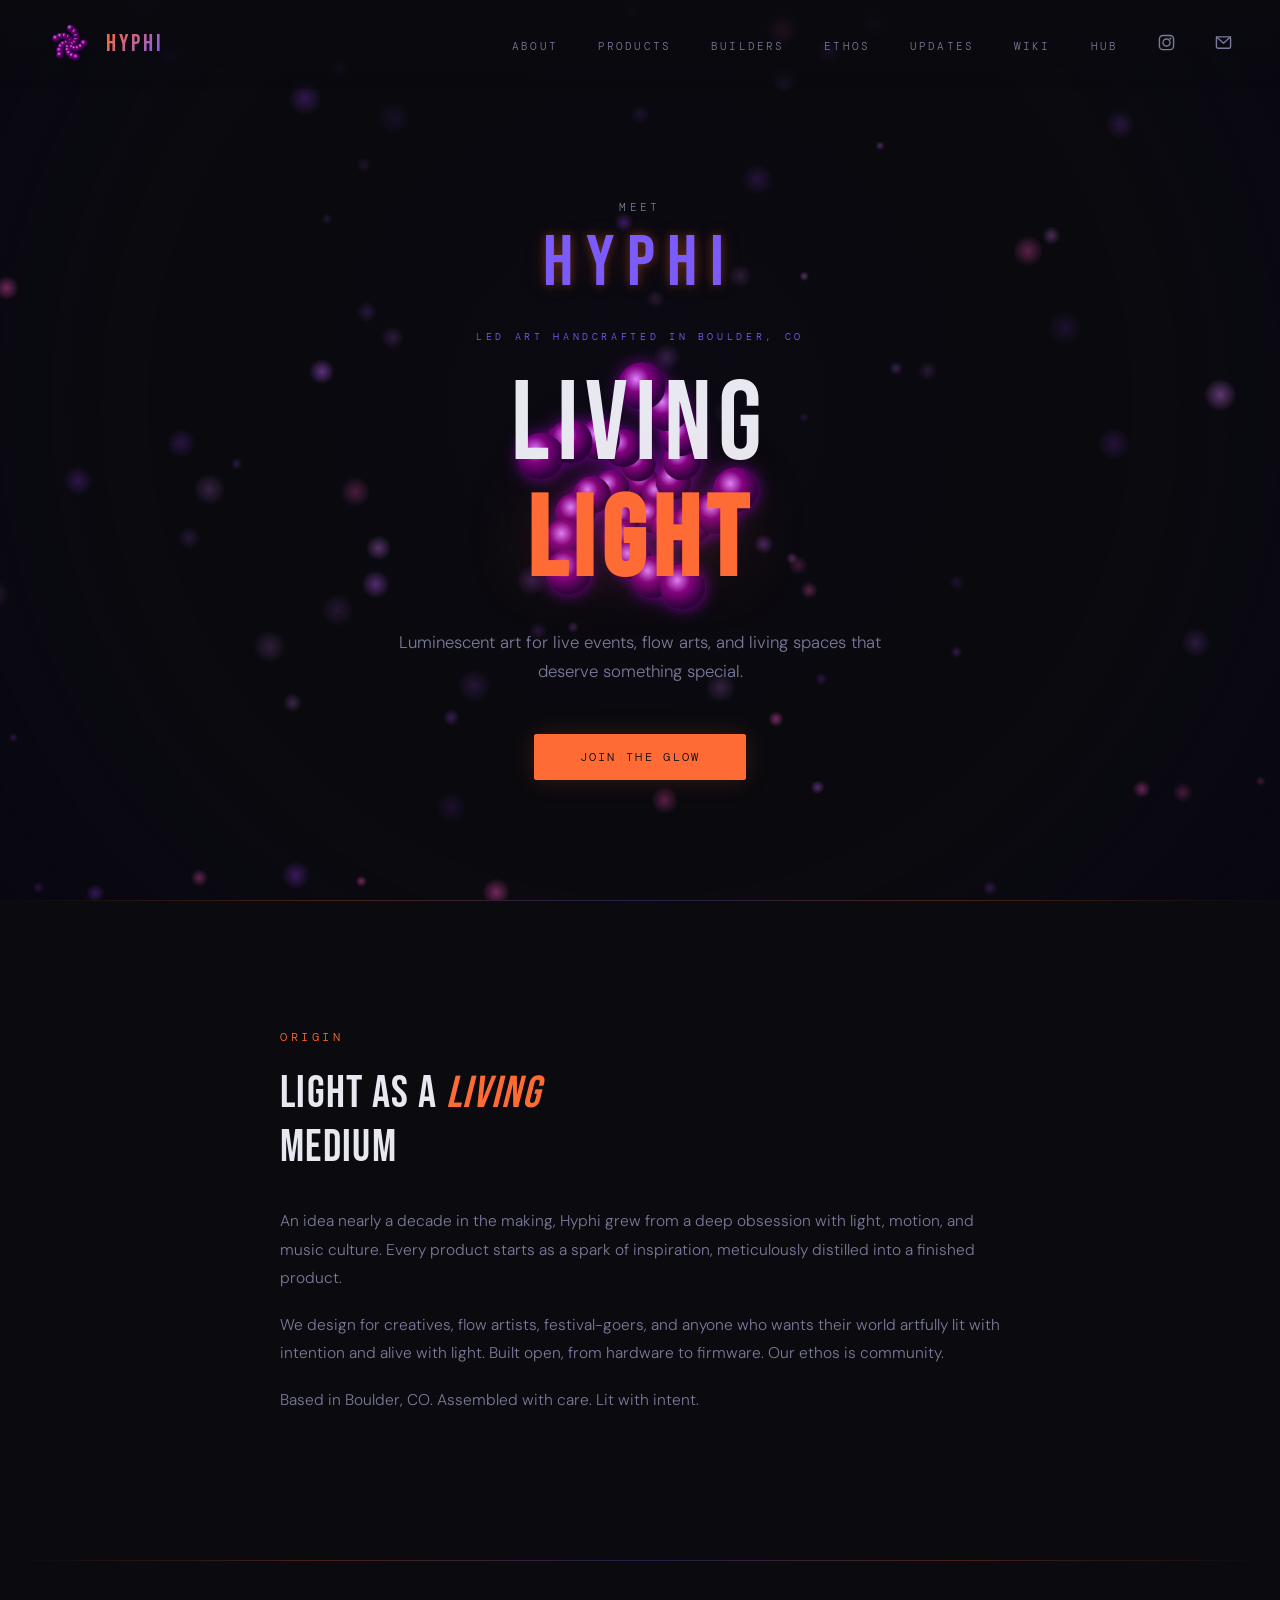
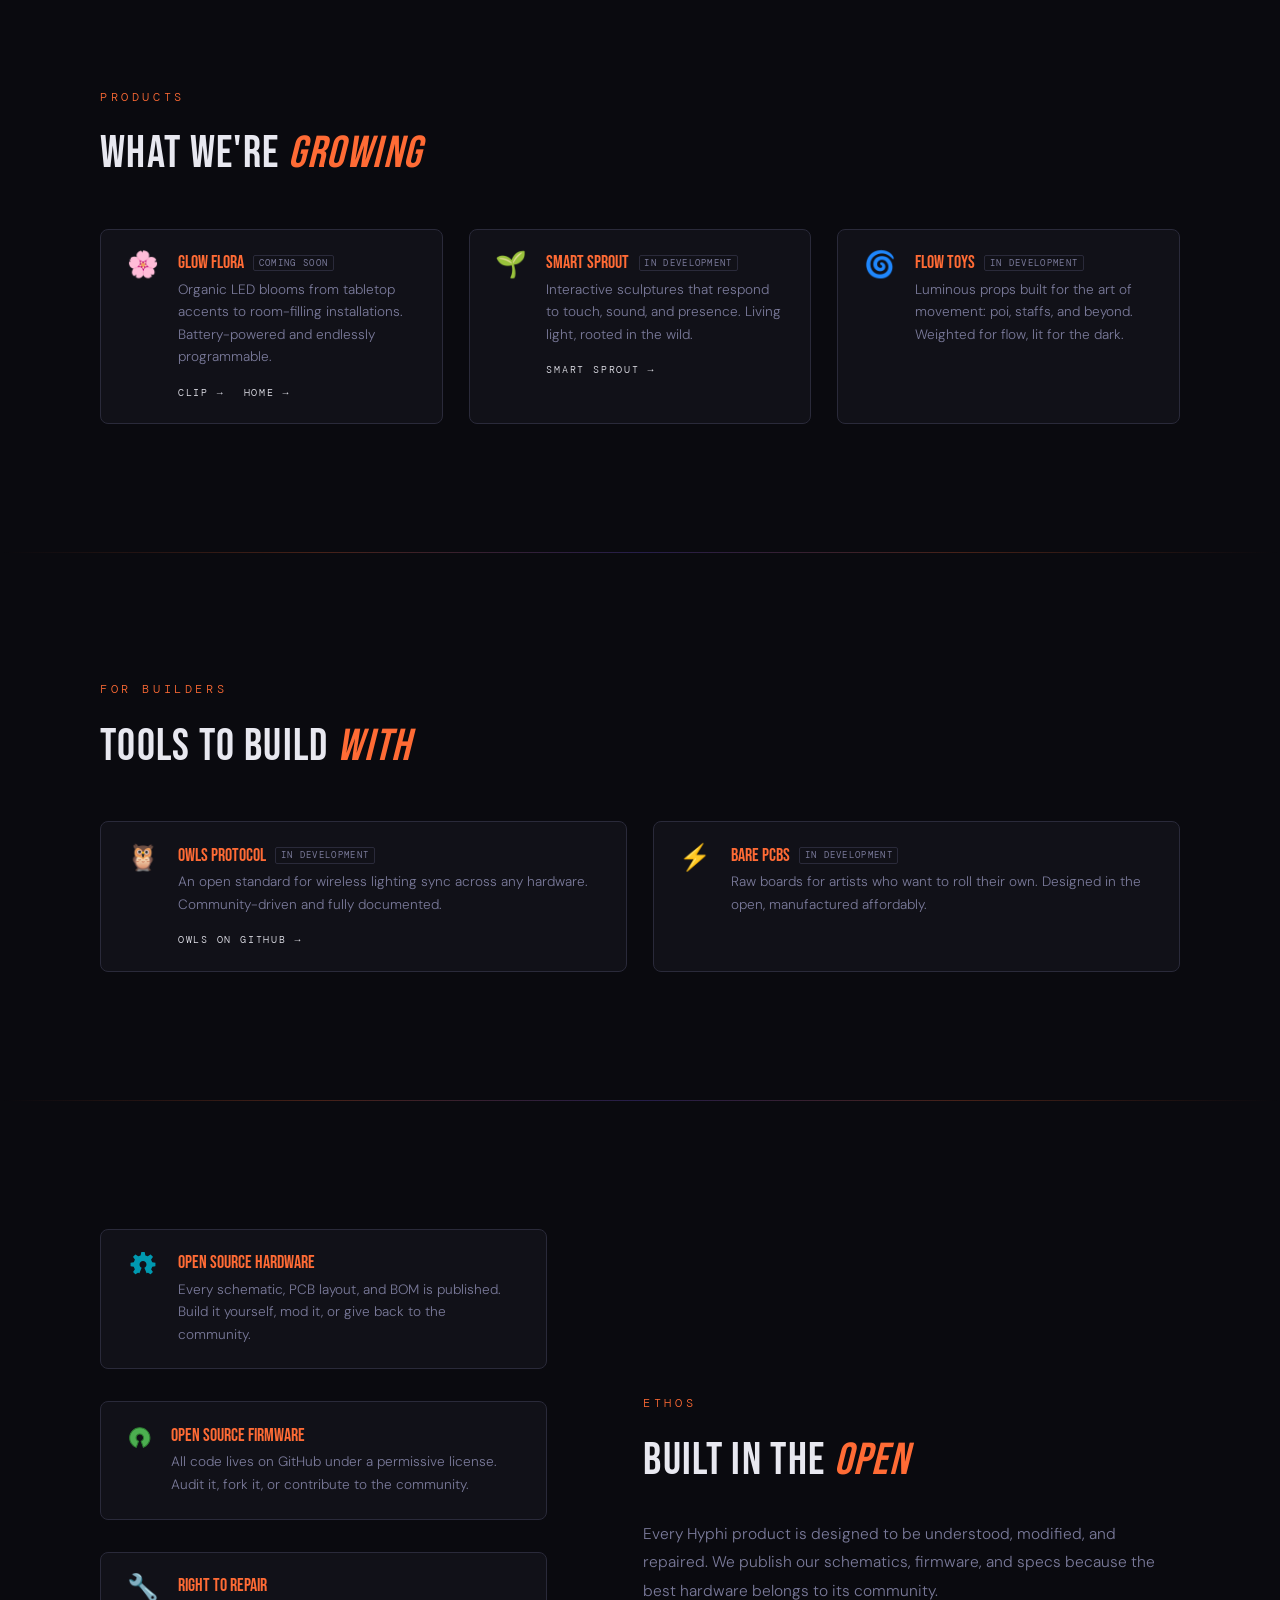
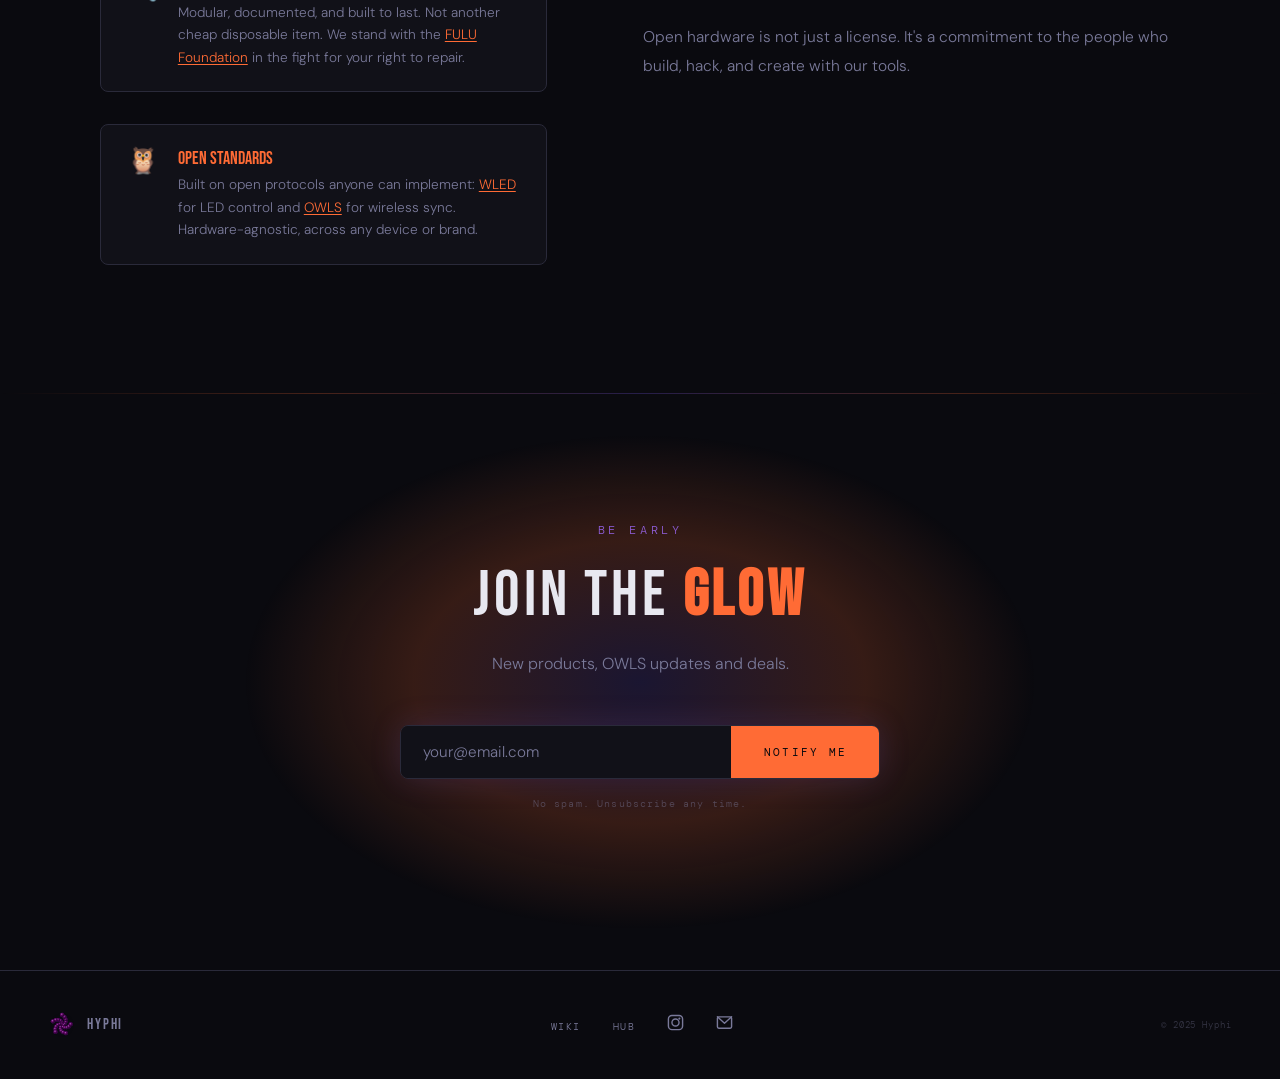
<file: index.html>
<!DOCTYPE html>
<html lang="en">
<head>
  <!-- Google tag (gtag.js) -->
  <script async src="https://www.googletagmanager.com/gtag/js?id=G-E33048QPGB"></script>
  <script>
    window.dataLayer = window.dataLayer || [];
    function gtag(){dataLayer.push(arguments);}
    gtag('js', new Date());

    gtag('config', 'G-E33048QPGB');
  </script>
  <meta charset="UTF-8" />
  <meta name="viewport" content="width=device-width, initial-scale=1.0" />
  <title>Hyphi - Living Light</title>
  <link rel="icon" type="image/x-icon" href="favicon.ico">
  <link rel="icon" type="image/png" sizes="32x32" href="favicon-32x32.png">
  <link rel="icon" type="image/png" sizes="16x16" href="favicon-16x16.png">
  <link rel="apple-touch-icon" href="apple-touch-icon.png">
  <link rel="manifest" href="site.webmanifest">
  <link rel="preconnect" href="https://fonts.googleapis.com">
  <link rel="preconnect" href="https://fonts.gstatic.com" crossorigin />
  <link href="https://fonts.googleapis.com/css2?family=DM+Mono:wght@300;400;500&family=Bebas+Neue&family=DM+Sans:wght@300;400;500&display=swap" rel="stylesheet">
  <style>
    *, *::before, *::after { box-sizing: border-box; margin: 0; padding: 0; }

    :root {
      --bg:        #0a0a0f;
      --surface:   #111118;
      --panel:     #16161f;
      --border:    #2a2a3a;
      --muted:     #3a3a50;
      --text:      #e8e8f0;
      --sub:       #7a7a9a;
      --accent:    #ff6b35;
      --accent2:   #7b5cfa;
      --glow:      rgba(255,107,53,0.18);
      --glow2:     rgba(123,92,250,0.15);
      --connected: #3dffc0;
      --r:         8px;
      /* legacy aliases */
      --ink:   #0a0a0f;
      --white: #e8e8f0;
      --pink:  #ff6b35;
      --magenta: #7b5cfa;
      --rose:  #ff6b35;
    }

    html { scroll-behavior: smooth; overflow-x: hidden; }

    body {
      background: var(--bg);
      color: var(--text);
      font-family: 'DM Sans', sans-serif;
      font-size: 16px;
      font-weight: 300;
      overflow-x: hidden;
    }

    /* ── CANVAS ── */
    #bg {
      position: fixed;
      inset: 0;
      z-index: 0;
      pointer-events: none;
    }

    /* ── NAV ── */
    nav {
      position: fixed;
      top: 0; left: 0; right: 0;
      z-index: 100;
      display: flex;
      align-items: center;
      justify-content: space-between;
      padding: 1.4rem 3rem;
      background: linear-gradient(to bottom, rgba(10,10,15,0.95), transparent);
      backdrop-filter: blur(4px);
    }

    .nav-logo {
      display: flex;
      align-items: center;
      gap: .9rem;
      text-decoration: none;
    }

    .nav-wordmark {
      font-family: 'Bebas Neue', sans-serif;
      font-size: 1.5rem;
      letter-spacing: .12em;
      text-transform: uppercase;
      background: linear-gradient(135deg, var(--accent), var(--accent2));
      -webkit-background-clip: text;
      -webkit-text-fill-color: transparent;
      background-clip: text;
      line-height: 1;
    }

    .nav-links {
      display: flex;
      gap: 2.5rem;
      list-style: none;
    }

    .nav-links a {
      font-family: 'DM Mono', monospace;
      font-size: .67rem;
      letter-spacing: .2em;
      text-transform: uppercase;
      color: var(--sub);
      text-decoration: none;
      transition: color .3s;
    }

    .nav-links a:hover { color: var(--accent); }

    /* ── HERO ── */
    .hero {
      position: relative;
      z-index: 1;
      height: 100vh;
      max-height: 100vh;
      overflow: hidden;
      display: flex;
      flex-direction: column;
      align-items: center;
      justify-content: center;
      text-align: center;
      padding: 8rem 2rem 3rem;
    }

    .hero-title-wrap {
      position: relative;
      z-index: 1;
      display: flex;
      align-items: center;
      justify-content: center;
    }

    .hero-orb {
      position: absolute;
      width: 306px;
      height: 306px;
      top: 50%;
      left: 50%;
      margin-top: -153px;
      margin-left: -153px;
      z-index: 0;
      opacity: 0;
      animation: fadeIn 1.2s ease forwards .2s;
    }

    .hero-meet {
      position: relative;
      z-index: 1;
      font-family: 'DM Mono', monospace;
      font-size: .7rem;
      letter-spacing: .3em;
      text-transform: uppercase;
      color: var(--sub);
      margin-bottom: .4rem;
      opacity: 0;
      animation: fadeUp .9s ease forwards .3s;
    }

    .hero-wordmark {
      position: relative;
      z-index: 1;
      font-family: 'Bebas Neue', sans-serif;
      font-size: 4.5rem;
      letter-spacing: .18em;
      text-transform: uppercase;
      color: var(--accent2);
      text-shadow: 0 0 10px rgba(255, 107, 53, 0.35), 0 0 22px rgba(255, 107, 53, 0.15);
      margin-bottom: 1.4rem;
      opacity: 0;
      animation: fadeUp .9s ease forwards .35s;
    }

    .hero-eyebrow {
      position: relative;
      z-index: 1;
      font-family: 'DM Mono', monospace;
      font-size: .65rem;
      letter-spacing: .35em;
      text-transform: uppercase;
      color: var(--accent2);
      margin-bottom: 1.5rem;
      opacity: 0;
      animation: fadeUp .8s ease forwards .5s;
    }

    .hero-title {
      position: relative;
      z-index: 2;
      font-family: 'Bebas Neue', sans-serif;
      font-size: clamp(3.2rem, 9vw, 7rem);
      font-weight: 400;
      line-height: 1.05;
      letter-spacing: .06em;
      text-transform: uppercase;
      margin-bottom: 1.6rem;
      opacity: 0;
      animation: fadeUp .9s ease forwards .7s;
    }

    .hero-title strong {
      color: var(--accent);
      filter: drop-shadow(0 0 30px var(--glow));
      display: block;
    }

    .hero-sub {
      position: relative;
      z-index: 1;
      max-width: 500px;
      font-size: 1.05rem;
      line-height: 1.75;
      color: var(--sub);
      margin-bottom: 3rem;
      font-family: 'DM Sans', sans-serif;
      opacity: 0;
      animation: fadeUp .9s ease forwards .9s;
    }

    .hero-cta {
      position: relative;
      z-index: 1;
      opacity: 0;
      animation: fadeUp .9s ease forwards 1.1s;
    }

    .btn-primary {
      display: inline-block;
      padding: .9rem 2.8rem;
      background: var(--accent);
      border: 1px solid var(--accent);
      color: var(--bg);
      font-family: 'DM Mono', monospace;
      font-size: .72rem;
      letter-spacing: .2em;
      text-transform: uppercase;
      text-decoration: none;
      border-radius: 2px;
      transition: all .35s;
      box-shadow: 0 0 24px var(--glow);
      cursor: pointer;
    }

    .btn-primary:hover {
      background: var(--accent);
      box-shadow: 0 0 48px var(--glow);
      transform: translateY(-2px);
      opacity: .88;
    }

    /* ── DIVIDER ── */
    .divider {
      position: relative;
      z-index: 1;
      height: 1px;
      background: linear-gradient(to right, transparent, var(--accent), var(--accent2), var(--accent), transparent);
      opacity: .25;
    }

    /* ── ABOUT ── */
    .about {
      position: relative;
      z-index: 1;
      padding: 8rem 2rem;
    }

    .about-inner {
      max-width: 1080px;
      margin: 0 auto;
      display: grid;
      grid-template-columns: 1.2fr 1fr;
      gap: 6rem;
      align-items: center;
    }

    .section-tag {
      font-family: 'DM Mono', monospace;
      font-size: .75rem;
      letter-spacing: .3em;
      text-transform: uppercase;
      color: var(--accent);
      margin-bottom: 1.4rem;
      display: block;
    }

    .about-heading {
      font-family: 'Bebas Neue', sans-serif;
      font-size: clamp(2rem, 3.5vw, 3rem);
      font-weight: 400;
      line-height: 1.2;
      margin-bottom: 2rem;
      letter-spacing: .03em;
    }

    .about-heading em {
      font-style: normal;
      color: var(--accent);
      color: var(--pink);
      font-style: italic;
    }

    .about-body p {
      font-size: .97rem;
      line-height: 1.85;
      color: var(--sub);
      margin-bottom: 1.1rem;
    }

    .origin-inner {
      max-width: 720px;
      margin: 0 auto;
    }

    /* ── PRODUCTS ── */
    .products {
      position: relative;
      z-index: 1;
      padding: 8rem 2rem;
    }

    .products-inner {
      max-width: 1080px;
      margin: 0 auto;
    }

    .products-head { max-width: 720px; margin-bottom: 3rem; }

    .products-grid {
      display: grid;
      grid-template-columns: repeat(2, 1fr);
      gap: 1.6rem;
    }

    .products-grid.three { grid-template-columns: repeat(3, 1fr); }

    .pillars-mini {
      display: flex;
      flex-direction: column;
      gap: 2rem;
    }

    .pillar-row {
      display: flex;
      align-items: flex-start;
      gap: 1.2rem;
      padding: 1.4rem 1.6rem;
      background: var(--surface);
      border: 1px solid var(--border);
      border-radius: var(--r);
      transition: border-color .3s, background .3s;
    }

    .pillar-row:hover {
      border-color: var(--accent);
      background: var(--panel);
    }

    .pillar-icon {
      font-size: 1.6rem;
      line-height: 1;
      flex-shrink: 0;
    }

    .pillar-text h3 {
      font-family: 'Bebas Neue', sans-serif;
      font-size: 1.1rem;
      font-weight: 400;
      margin-bottom: .35rem;
      color: var(--accent);
      display: flex;
      align-items: center;
      gap: .6rem;
      flex-wrap: wrap;
    }

    .badge-soon {
      font-family: 'DM Mono', monospace;
      font-size: .55rem;
      letter-spacing: .15em;
      text-transform: uppercase;
      color: var(--sub);
      border: 1px solid var(--border);
      border-radius: 2px;
      padding: .15em .5em;
    }

    .pillar-text p {
      font-size: .85rem;
      line-height: 1.65;
      color: var(--sub);
    }

    .pillar-text p a {
      color: var(--accent);
      text-decoration: underline;
      text-underline-offset: 2px;
    }

    .pillar-links {
      display: flex;
      flex-wrap: wrap;
      gap: 1.2rem;
      margin-top: .7rem;
      list-style: none;
    }

    .pillar-links a {
      font-family: 'DM Mono', monospace;
      font-size: .62rem;
      letter-spacing: .18em;
      text-transform: uppercase;
      color: var(--text);
      text-decoration: none;
      transition: color .3s;
    }

    .pillar-links a:hover { color: var(--accent); }

    /* ── OPEN SOURCE ── */
    .open-source {
      position: relative;
      z-index: 1;
      padding: 8rem 2rem;
    }

    .open-source-inner {
      max-width: 1080px;
      margin: 0 auto;
      display: grid;
      grid-template-columns: 1fr 1.2fr;
      gap: 6rem;
      align-items: center;
    }

    /* ── SIGNUP ── */
    .signup {
      position: relative;
      z-index: 1;
      padding: 8rem 2rem 10rem;
      text-align: center;
    }

    .signup-bloom {
      position: absolute;
      top: 50%;
      left: 50%;
      transform: translate(-50%, -50%);
      width: 800px;
      height: 500px;
      background: radial-gradient(ellipse, var(--glow2) 0%, var(--glow) 40%, transparent 70%);
      pointer-events: none;
      border-radius: 50%;
    }

    .signup-tag {
      font-family: 'DM Mono', monospace;
      font-size: .75rem;
      letter-spacing: .3em;
      text-transform: uppercase;
      color: var(--accent2);
      margin-bottom: 1.2rem;
      display: block;
    }

    .signup-title {
      font-family: 'Bebas Neue', sans-serif;
      font-size: clamp(2.2rem, 5vw, 4rem);
      font-weight: 400;
      letter-spacing: .06em;
      text-transform: uppercase;
      margin-bottom: 1rem;
    }

    .signup-title strong {
      color: var(--accent);
    }

    .signup-sub {
      max-width: 440px;
      margin: 0 auto 3rem;
      font-family: 'DM Sans', sans-serif;
      font-size: 1rem;
      line-height: 1.7;
      color: var(--sub);
    }

    /* Mailchimp form wrapper */
    #mc_embed_signup {
      background: transparent;
      max-width: 480px;
      margin: 0 auto;
    }

    .mc-field-group {
      display: flex;
      border: 1px solid var(--border);
      border-radius: var(--r);
      overflow: hidden;
      box-shadow: 0 0 32px var(--glow2);
      transition: box-shadow .3s;
    }

    .mc-field-group:focus-within {
      box-shadow: 0 0 48px var(--glow);
      border-color: var(--accent);
    }

    #mce-EMAIL {
      flex: 1;
      padding: 1rem 1.4rem;
      background: var(--surface);
      border: none;
      outline: none;
      color: var(--text);
      font-family: 'DM Sans', sans-serif;
      font-size: .95rem;
      font-weight: 300;
    }

    #mce-EMAIL::placeholder { color: var(--sub); }

    .button {
      padding: 1rem 2rem;
      background: var(--accent);
      border: none;
      border-left: 1px solid var(--accent);
      color: var(--bg);
      font-family: 'DM Mono', monospace;
      font-size: .7rem;
      letter-spacing: .2em;
      text-transform: uppercase;
      cursor: pointer;
      transition: opacity .3s;
      white-space: nowrap;
    }

    .button:hover { opacity: .85; }

    .signup-note {
      margin-top: 1.1rem;
      font-family: 'DM Mono', monospace;
      font-size: .6rem;
      letter-spacing: .12em;
      color: var(--sub);
      opacity: .5;
    }

    /* ── FOOTER ── */
    footer {
      position: relative;
      z-index: 1;
      padding: 2.5rem 3rem;
      border-top: 1px solid var(--border);
      display: flex;
      align-items: center;
      justify-content: space-between;
    }

    .footer-brand {
      display: flex;
      align-items: center;
      gap: .7rem;
    }


    .footer-wordmark {
      font-family: 'Bebas Neue', sans-serif;
      font-size: .95rem;
      letter-spacing: .12em;
      text-transform: uppercase;
      color: var(--sub);
    }

    .footer-links {
      display: flex;
      gap: 2rem;
      list-style: none;
    }

    .footer-links a {
      font-family: 'DM Mono', monospace;
      font-size: .6rem;
      letter-spacing: .15em;
      text-transform: uppercase;
      color: var(--sub);
      text-decoration: none;
      transition: color .3s;
    }

    .footer-links a:hover { color: var(--accent); }

    .footer-copy {
      font-family: 'DM Mono', monospace;
      font-size: .58rem;
      letter-spacing: .1em;
      color: var(--sub);
      opacity: .4;
    }

    /* ── KEYFRAMES ── */
    @keyframes fadeUp {
      from { opacity: 0; transform: translateY(20px); }
      to   { opacity: 1; transform: translateY(0); }
    }

    @keyframes fadeIn {
      from { opacity: 0; }
      to   { opacity: 1; }
    }

    @keyframes pulse {
      0%, 100% { opacity: .3; }
      50%       { opacity: 1; }
    }

    /* ── SCROLL REVEAL ── */
    .reveal {
      opacity: 0;
      transform: translateY(28px);
      transition: opacity .8s ease, transform .8s ease;
    }
    .reveal.visible {
      opacity: 1;
      transform: translateY(0);
    }

    /* ── RESPONSIVE ── */
    @media (max-width: 820px) {
      nav { padding: 1.1rem 1.5rem; }
      .nav-links { display: none; }
      .about-inner { grid-template-columns: 1fr; gap: 3rem; }
      .products-grid, .products-grid.three { grid-template-columns: 1fr; }
      .open-source-inner { grid-template-columns: 1fr; gap: 3rem; }
      .open-source-inner .about-body { order: -1; }
      .open-source-inner .pillars-mini { order: 1; }
      .hero { justify-content: flex-start; }
      .hero-wordmark { font-size: 3.2rem; }
      .hero-orb { width: 200px; height: 200px; margin-top: -100px; margin-left: -100px; }
      footer { flex-direction: column; gap: 1.2rem; text-align: center; }
      .mc-field-group { flex-direction: column; }
      .button { border-left: none; border-top: 1px solid var(--accent); }
    }
  </style>
</head>
<body>

<canvas id="bg"></canvas>

<!-- NAV -->
<nav>
  <a class="nav-logo" href="#">
    <svg xmlns="http://www.w3.org/2000/svg" viewBox="-82 -82 164 164" style="width:44px;height:44px;flex-shrink:0">
      <defs>
        <radialGradient id="sG" cx="38%" cy="35%" r="60%">
          <stop offset="0%" stop-color="#e080ff"/>
          <stop offset="45%" stop-color="#800080"/>
          <stop offset="100%" stop-color="#2d003d"/>
        </radialGradient>
        <radialGradient id="gB" cx="50%" cy="50%" r="50%">
          <stop offset="0%" stop-color="#4b0082" stop-opacity="0.25"/>
          <stop offset="100%" stop-color="#0a000f" stop-opacity="0"/>
        </radialGradient>
        <filter id="sS" x="-50%" y="-50%" width="200%" height="200%">
          <feDropShadow dx="0" dy="0" stdDeviation="2" flood-color="#cc00ff" flood-opacity="0.35"/>
        </filter>
      </defs>
      <circle cx="0" cy="0" r="74" fill="url(#gB)"/>
      <g filter="url(#sS)">
        <circle cx="0.44" cy="1.93" r="8.21" fill="url(#sG)"/>
        <circle cx="-3.28" cy="2.22" r="8.37" fill="url(#sG)"/>
        <circle cx="-4.89" cy="-3.37" r="8.52" fill="url(#sG)"/>
        <circle cx="1.83" cy="-7.71" r="8.68" fill="url(#sG)"/>
        <circle cx="9.81" cy="-1.36" r="8.83" fill="url(#sG)"/>
        <circle cx="5.79" cy="10.37" r="8.99" fill="url(#sG)"/>
        <circle cx="-8.83" cy="10.68" r="9.14" fill="url(#sG)"/>
        <circle cx="-15.04" cy="-4.98" r="9.30" fill="url(#sG)"/>
        <circle cx="-0.9" cy="-17.8" r="9.46" fill="url(#sG)"/>
        <circle cx="18.07" cy="-8.1" r="9.61" fill="url(#sG)"/>
        <circle cx="15.51" cy="15.29" r="9.77" fill="url(#sG)"/>
        <circle cx="-9.42" cy="21.81" r="9.92" fill="url(#sG)"/>
        <circle cx="-25.72" cy="-0.95" r="10.08" fill="url(#sG)"/>
        <circle cx="-9.09" cy="-26.19" r="10.23" fill="url(#sG)"/>
        <circle cx="22.62" cy="-19.24" r="10.39" fill="url(#sG)"/>
        <circle cx="27.88" cy="15.05" r="10.55" fill="url(#sG)"/>
        <circle cx="-4.17" cy="33.4" r="10.70" fill="url(#sG)"/>
        <circle cx="-34.56" cy="8.7" r="10.86" fill="url(#sG)"/>
        <circle cx="-21.78" cy="-30.68" r="11.01" fill="url(#sG)"/>
        <circle cx="21.79" cy="-33.07" r="11.17" fill="url(#sG)"/>
        <circle cx="40.65" cy="8.74" r="11.32" fill="url(#sG)"/>
        <circle cx="6.89" cy="43.01" r="11.48" fill="url(#sG)"/>
        <circle cx="-39.3" cy="23.01" r="11.64" fill="url(#sG)"/>
        <circle cx="-37.24" cy="-29.52" r="11.79" fill="url(#sG)"/>
        <circle cx="14.6" cy="-47.3" r="11.95" fill="url(#sG)"/>
        <circle cx="51.35" cy="-3.67" r="12.10" fill="url(#sG)"/>
        <circle cx="22.88" cy="48.32" r="12.26" fill="url(#sG)"/>
        <circle cx="-38.1" cy="40.27" r="12.41" fill="url(#sG)"/>
        <circle cx="-53.17" cy="-21.67" r="12.57" fill="url(#sG)"/>
        <circle cx="0.96" cy="-59.39" r="12.73" fill="url(#sG)"/>
      </g>
    </svg>
    <span class="nav-wordmark">Hyphi</span>
  </a>
  <ul class="nav-links">
    <li><a href="#about">About</a></li>
    <li><a href="#products">Products</a></li>
    <li><a href="#builders">Builders</a></li>
    <li><a href="#open-source">Ethos</a></li>
    <li><a href="#signup">Updates</a></li>
    <li><a href="https://wiki.hyphi.art" target="_blank">Wiki</a></li>
    <li><a href="https://hub.hyphi.art" target="_blank">Hub</a></li>
    <li><a href="https://instagram.com/hyphi.creations" target="_blank" aria-label="Instagram" style="display:flex;align-items:center"><svg xmlns="http://www.w3.org/2000/svg" viewBox="0 0 24 24" width="17" height="17" fill="none" stroke="currentColor" stroke-width="2" stroke-linecap="round" stroke-linejoin="round"><rect x="2" y="2" width="20" height="20" rx="5" ry="5"/><circle cx="12" cy="12" r="5"/><circle cx="17.5" cy="6.5" r="1.5" fill="currentColor" stroke="none"/></svg></a></li>
    <li><a href="mailto:inquiry@hyphi.art" aria-label="Email" style="display:flex;align-items:center"><svg xmlns="http://www.w3.org/2000/svg" viewBox="0 0 24 24" width="17" height="17" fill="none" stroke="currentColor" stroke-width="2" stroke-linecap="round" stroke-linejoin="round"><rect x="2" y="4" width="20" height="16" rx="2"/><polyline points="2,4 12,13 22,4"/></svg></a></li>
  </ul>
</nav>

<!-- HERO -->
<section class="hero">
  <p class="hero-meet">meet</p>
  <p class="hero-wordmark">Hyphi</p>
  <p class="hero-eyebrow">LED art handcrafted in Boulder, CO</p>
  <div class="hero-title-wrap">
    <svg class="hero-orb" xmlns="http://www.w3.org/2000/svg" viewBox="-82 -82 164 164">
      <defs>
        <radialGradient id="sGh" cx="38%" cy="35%" r="60%">
          <stop offset="0%" stop-color="#e080ff"/>
          <stop offset="45%" stop-color="#800080"/>
          <stop offset="100%" stop-color="#2d003d"/>
        </radialGradient>
        <radialGradient id="gBh" cx="50%" cy="50%" r="50%">
          <stop offset="0%" stop-color="#4b0082" stop-opacity="0.25"/>
          <stop offset="100%" stop-color="#0a000f" stop-opacity="0"/>
        </radialGradient>
        <filter id="sSh" x="-50%" y="-50%" width="200%" height="200%">
          <feDropShadow dx="0" dy="0" stdDeviation="4" flood-color="#cc00ff" flood-opacity="0.5"/>
        </filter>
      </defs>
      <circle cx="0" cy="0" r="74" fill="url(#gBh)"/>
      <g filter="url(#sSh)">
        <circle cx="0.44" cy="1.93" r="8.21" fill="url(#sGh)"/>
        <circle cx="-3.28" cy="2.22" r="8.37" fill="url(#sGh)"/>
        <circle cx="-4.89" cy="-3.37" r="8.52" fill="url(#sGh)"/>
        <circle cx="1.83" cy="-7.71" r="8.68" fill="url(#sGh)"/>
        <circle cx="9.81" cy="-1.36" r="8.83" fill="url(#sGh)"/>
        <circle cx="5.79" cy="10.37" r="8.99" fill="url(#sGh)"/>
        <circle cx="-8.83" cy="10.68" r="9.14" fill="url(#sGh)"/>
        <circle cx="-15.04" cy="-4.98" r="9.30" fill="url(#sGh)"/>
        <circle cx="-0.9" cy="-17.8" r="9.46" fill="url(#sGh)"/>
        <circle cx="18.07" cy="-8.1" r="9.61" fill="url(#sGh)"/>
        <circle cx="15.51" cy="15.29" r="9.77" fill="url(#sGh)"/>
        <circle cx="-9.42" cy="21.81" r="9.92" fill="url(#sGh)"/>
        <circle cx="-25.72" cy="-0.95" r="10.08" fill="url(#sGh)"/>
        <circle cx="-9.09" cy="-26.19" r="10.23" fill="url(#sGh)"/>
        <circle cx="22.62" cy="-19.24" r="10.39" fill="url(#sGh)"/>
        <circle cx="27.88" cy="15.05" r="10.55" fill="url(#sGh)"/>
        <circle cx="-4.17" cy="33.4" r="10.70" fill="url(#sGh)"/>
        <circle cx="-34.56" cy="8.7" r="10.86" fill="url(#sGh)"/>
        <circle cx="-21.78" cy="-30.68" r="11.01" fill="url(#sGh)"/>
        <circle cx="21.79" cy="-33.07" r="11.17" fill="url(#sGh)"/>
        <circle cx="40.65" cy="8.74" r="11.32" fill="url(#sGh)"/>
        <circle cx="6.89" cy="43.01" r="11.48" fill="url(#sGh)"/>
        <circle cx="-39.3" cy="23.01" r="11.64" fill="url(#sGh)"/>
        <circle cx="-37.24" cy="-29.52" r="11.79" fill="url(#sGh)"/>
        <circle cx="14.6" cy="-47.3" r="11.95" fill="url(#sGh)"/>
        <circle cx="51.35" cy="-3.67" r="12.10" fill="url(#sGh)"/>
        <circle cx="22.88" cy="48.32" r="12.26" fill="url(#sGh)"/>
        <circle cx="-38.1" cy="40.27" r="12.41" fill="url(#sGh)"/>
        <circle cx="-53.17" cy="-21.67" r="12.57" fill="url(#sGh)"/>
        <circle cx="0.96" cy="-59.39" r="12.73" fill="url(#sGh)"/>
      </g>
    </svg>
    <h1 class="hero-title">
      Living<br>
      <strong>Light</strong>
    </h1>
  </div>
  <p class="hero-sub">Luminescent art for live events, flow arts, and living spaces that deserve something special.</p>
  <div class="hero-cta">
    <a href="#signup" class="btn-primary">Join the Glow</a>
  </div>
</section>

<div class="divider"></div>

<!-- ABOUT -->
<section class="about" id="about">
  <div class="origin-inner">
    <div class="about-body reveal">
      <span class="section-tag">Origin</span>
      <h2 class="about-heading">Light as a <em>living</em><br>medium</h2>
      <p>An idea nearly a decade in the making, Hyphi grew from a deep obsession with light, motion, and music culture. Every product starts as a spark of inspiration, meticulously distilled into a finished product.</p>
      <p>We design for creatives, flow artists, festival-goers, and anyone who wants their world artfully lit with intention and alive with light. Built open, from hardware to firmware. Our ethos is community.</p>
      <p>Based in Boulder, CO. Assembled with care. Lit with intent.</p>
    </div>
  </div>
</section>

<div class="divider"></div>

<!-- PRODUCTS -->
<section class="products" id="products">
  <div class="products-inner">
    <div class="products-head about-body reveal">
      <span class="section-tag">Products</span>
      <h2 class="about-heading">What we're <em>growing</em></h2>
    </div>
    <div class="products-grid three reveal">
      <div class="pillar-row">
        <span class="pillar-icon">🌸</span>
        <div class="pillar-text">
          <h3>Glow Flora <span class="badge-soon">Coming Soon</span></h3>
          <p>Organic LED blooms from tabletop accents to room-filling installations. Battery-powered and endlessly programmable.</p>
          <ul class="pillar-links">
            <li><a href="products/glow-flora-clip/">Clip →</a></li>
            <li><a href="products/glow-flora-home/">Home →</a></li>
          </ul>
        </div>
      </div>
      <div class="pillar-row">
        <span class="pillar-icon">🌱</span>
        <div class="pillar-text">
          <h3>Smart Sprout <span class="badge-soon">In Development</span></h3>
          <p>Interactive sculptures that respond to touch, sound, and presence. Living light, rooted in the wild.</p>
          <ul class="pillar-links">
            <li><a href="products/smart-sprout/">Smart Sprout →</a></li>
          </ul>
        </div>
      </div>
      <div class="pillar-row">
        <span class="pillar-icon">🌀</span>
        <div class="pillar-text">
          <h3>Flow Toys <span class="badge-soon">In Development</span></h3>
          <p>Luminous props built for the art of movement: poi, staffs, and beyond. Weighted for flow, lit for the dark.</p>
        </div>
      </div>
    </div>
  </div>
</section>

<div class="divider"></div>

<!-- BUILDERS -->
<section class="products" id="builders">
  <div class="products-inner">
    <div class="products-head about-body reveal">
      <span class="section-tag">For Builders</span>
      <h2 class="about-heading">Tools to build <em>with</em></h2>
    </div>
    <div class="products-grid reveal">
      <div class="pillar-row">
        <span class="pillar-icon">🦉</span>
        <div class="pillar-text">
          <h3>OWLS Protocol <span class="badge-soon">In Development</span></h3>
          <p>An open standard for wireless lighting sync across any hardware. Community-driven and fully documented.</p>
          <ul class="pillar-links">
            <li><a href="https://github.com/skyfly200/OWLS" target="_blank" rel="noopener">OWLS on GitHub →</a></li>
          </ul>
        </div>
      </div>
      <div class="pillar-row">
        <span class="pillar-icon">⚡</span>
        <div class="pillar-text">
          <h3>Bare PCBs <span class="badge-soon">In Development</span></h3>
          <p>Raw boards for artists who want to roll their own. Designed in the open, manufactured affordably.</p>
        </div>
      </div>
    </div>
  </div>
</section>

<div class="divider"></div>

<!-- OPEN SOURCE -->
<section class="open-source" id="open-source">
  <div class="open-source-inner">
    <div class="pillars-mini reveal">
      <div class="pillar-row">
        <span class="pillar-icon"><svg xmlns="http://www.w3.org/2000/svg" viewBox="0 0 172.238 127" style="width:2rem;height:auto" fill="#0099B0"><path d="M152.336,57.604l-16.439-3.057c-0.4-0.075-0.838-0.451-0.973-0.837l-5.039-11.756c-0.188-0.363-0.152-0.933,0.08-1.271l9.578-13.96c0.229-0.336,0.184-0.847-0.105-1.136l-11.963-11.963c-0.289-0.289-0.799-0.336-1.135-0.105l-14.205,9.748c-0.336,0.231-0.912,0.272-1.277,0.092l-11.396-4.665c-0.387-0.128-0.764-0.561-0.84-0.962L95.457,0.729C95.383,0.328,94.988,0,94.58,0H77.66c-0.407,0-0.802,0.328-0.876,0.729L73.62,17.732c-0.076,0.401-0.452,0.834-0.84,0.962l-11.397,4.665c-0.366,0.18-0.942,0.139-1.277-0.092l-14.204-9.748c-0.337-0.231-0.848-0.184-1.136,0.105L32.802,25.587c-0.288,0.289-0.336,0.8-0.105,1.136l9.579,13.96c0.23,0.338,0.266,0.908,0.079,1.271l-5.04,11.756c-0.134,0.386-0.571,0.762-0.973,0.837l-16.438,3.057c-0.402,0.076-0.729,0.47-0.729,0.878l0.001,16.919c0,0.408,0.328,0.805,0.729,0.878l16.035,2.984c0.401,0.073,0.83,0.454,0.952,0.843l5.006,12.505c0.179,0.367,0.137,0.941-0.095,1.277l-9.108,13.273c-0.23,0.336-0.183,0.848,0.105,1.137l11.965,11.963c0.288,0.287,0.799,0.334,1.136,0.105l13.038-8.949c0.336-0.23,0.899-0.248,1.25-0.043l5.75,3.07c0.364,0.186,0.789,0.029,0.945-0.348L78.74,85.449c0.157-0.377,0-0.858-0.348-1.071l-1.439-0.881c-0.266-0.162-0.627-0.441-0.91-0.697c-5.191-3.324-8.635-9.139-8.635-15.761c0-10.334,8.378-18.711,18.711-18.711c10.333,0,18.71,8.377,18.71,18.711c0,6.622-3.443,12.437-8.635,15.761c-0.281,0.256-0.643,0.535-0.908,0.697l-1.439,0.881c-0.346,0.213-0.504,0.694-0.348,1.071l11.855,28.648c0.156,0.377,0.58,0.533,0.945,0.348l5.75-3.07c0.352-0.205,0.914-0.188,1.25,0.043l13.039,8.949c0.336,0.229,0.848,0.182,1.135-0.105l11.965-11.963c0.289-0.289,0.336-0.801,0.105-1.137l-9.109-13.273c-0.23-0.336-0.273-0.91-0.094-1.277l5.006-12.505c0.123-0.389,0.549-0.77,0.951-0.843l16.035-2.984c0.4-0.073,0.729-0.47,0.729-0.878l0.002-16.919C153.064,58.074,152.736,57.68,152.336,57.604"/></svg></span>
        <div class="pillar-text">
          <h3>Open Source Hardware</h3>
          <p>Every schematic, PCB layout, and BOM is published. Build it yourself, mod it, or give back to the community.</p>
        </div>
      </div>
      <div class="pillar-row">
        <span class="pillar-icon"><svg xmlns="http://www.w3.org/2000/svg" viewBox="0 0 48 48" style="width:1.6rem;height:auto"><path fill="#4caf50" d="M24,5C13.5,5,5,13.6,5,24.1c0,8.2,5.1,15.1,12.3,17.9l4.2-11.5C18.8,29.5,17,27,17,24 c0-3.9,3.1-7,7-7s7,3.1,7,7c0,3-1.8,5.5-4.5,6.5L30.7,42C37.9,39.2,43,32.3,43,24.1C43,13.6,34.5,5,24,5z"/><path fill="#2e7d32" d="M17.9,43.3l-0.9-0.4C9.2,40,4,32.4,4,24.1C4,13,13,4,24,4c11,0,20,9,20,20.1 c0,8.3-5.2,15.9-12.9,18.8l-0.9,0.4l-4.8-13.3l0.9-0.4c2.3-0.9,3.8-3.1,3.8-5.6c0-3.3-2.7-6-6-6s-6,2.7-6,6c0,2.5,1.5,4.7,3.8,5.6 l0.9,0.4L17.9,43.3z M24,6C14.1,6,6,14.1,6,24.1c0,7.1,4.3,13.7,10.7,16.5l3.5-9.6C17.6,29.7,16,27,16,24c0-4.4,3.6-8,8-8 s8,3.6,8,8c0,3-1.6,5.7-4.2,7l3.5,9.6C37.7,37.8,42,31.3,42,24.1C42,14.1,33.9,6,24,6z"/></svg></span>
        <div class="pillar-text">
          <h3>Open Source Firmware</h3>
          <p>All code lives on GitHub under a permissive license. Audit it, fork it, or contribute to the community.</p>
        </div>
      </div>
      <div class="pillar-row">
        <span class="pillar-icon">🔧</span>
        <div class="pillar-text">
          <h3>Right to Repair</h3>
          <p>Modular, documented, and built to last. Not another cheap disposable item. We stand with the <a href="https://www.fulu.org/" target="_blank" rel="noopener">FULU Foundation</a> in the fight for your right to repair.</p>
        </div>
      </div>
      <div class="pillar-row">
        <span class="pillar-icon">🦉</span>
        <div class="pillar-text">
          <h3>Open Standards</h3>
          <p>Built on open protocols anyone can implement: <a href="https://kno.wled.ge" target="_blank" rel="noopener">WLED</a> for LED control and <a href="https://github.com/skyfly200/OWLS" target="_blank" rel="noopener">OWLS</a> for wireless sync. Hardware-agnostic, across any device or brand.</p>
        </div>
      </div>
    </div>
    <div class="about-body reveal">
      <span class="section-tag">Ethos</span>
      <h2 class="about-heading">Built in the <em>open</em></h2>
      <p>Every Hyphi product is designed to be understood, modified, and repaired. We publish our schematics, firmware, and specs because the best hardware belongs to its community.</p>
      <p>Open hardware is not just a license. It's a commitment to the people who build, hack, and create with our tools.</p>
    </div>
  </div>
</section>

<div class="divider"></div>

<!-- SIGNUP -->
<section class="signup" id="signup">
  <div class="signup-bloom"></div>
  <span class="signup-tag">Be early</span>
  <h2 class="signup-title reveal">Join the <strong>Glow</strong></h2>
  <p class="signup-sub reveal">New products, OWLS updates and deals.</p>

  <!--
    MAILCHIMP SETUP:
    1. Log in to Mailchimp → Audience → Signup forms → Embedded forms
    2. Copy your form action URL - it looks like:
       https://hyphi.us1.list-manage.com/subscribe/post?u=XXXXXXXX&amp;id=XXXXXXXX
    3. Replace the action URL below with yours
    4. The hidden fields (b_ input) are anti-bot - copy them from your Mailchimp embed code too
  -->
  <div id="mc_embed_signup" class="reveal">
    <form action="https://art.us6.list-manage.com/subscribe/post?u=ac305ca222d2841ab524e6ea3&amp;id=4baeb2e2b3&amp;f_id=00d41de2f0"
          method="post"
          id="mc-embedded-subscribe-form"
          name="mc-embedded-subscribe-form"
          target="_blank"
          novalidate>
      <div class="mc-field-group">
        <input type="email"
               name="EMAIL"
               id="mce-EMAIL"
               placeholder="your@email.com"
               autocomplete="email"
               required />
        <!-- real people should not fill this in - anti-bot honeypot -->
        <div style="position:absolute;left:-5000px" aria-hidden="true">
          <input type="text" name="b_ac305ca222d2841ab524e6ea3_4baeb2e2b3" tabindex="-1" value="" />
        </div>
        <button type="submit" name="subscribe" id="mc-embedded-subscribe" class="button">
          Notify me
        </button>
      </div>
    </form>
  </div>
  <p class="signup-note">No spam. Unsubscribe any time.</p>
</section>

<!-- FOOTER -->
<footer>
  <div class="footer-brand">
    <svg xmlns="http://www.w3.org/2000/svg" viewBox="-82 -82 164 164" style="width:28px;height:28px;flex-shrink:0;opacity:.7">
      <defs>
        <radialGradient id="sGf" cx="38%" cy="35%" r="60%">
          <stop offset="0%" stop-color="#e080ff"/>
          <stop offset="45%" stop-color="#800080"/>
          <stop offset="100%" stop-color="#2d003d"/>
        </radialGradient>
        <radialGradient id="gBf" cx="50%" cy="50%" r="50%">
          <stop offset="0%" stop-color="#4b0082" stop-opacity="0.25"/>
          <stop offset="100%" stop-color="#0a000f" stop-opacity="0"/>
        </radialGradient>
        <filter id="sSf" x="-50%" y="-50%" width="200%" height="200%">
          <feDropShadow dx="0" dy="0" stdDeviation="2" flood-color="#cc00ff" flood-opacity="0.35"/>
        </filter>
      </defs>
      <circle cx="0" cy="0" r="74" fill="url(#gBf)"/>
      <g filter="url(#sSf)">
        <circle cx="0.44" cy="1.93" r="8.21" fill="url(#sGf)"/>
        <circle cx="-3.28" cy="2.22" r="8.37" fill="url(#sGf)"/>
        <circle cx="-4.89" cy="-3.37" r="8.52" fill="url(#sGf)"/>
        <circle cx="1.83" cy="-7.71" r="8.68" fill="url(#sGf)"/>
        <circle cx="9.81" cy="-1.36" r="8.83" fill="url(#sGf)"/>
        <circle cx="5.79" cy="10.37" r="8.99" fill="url(#sGf)"/>
        <circle cx="-8.83" cy="10.68" r="9.14" fill="url(#sGf)"/>
        <circle cx="-15.04" cy="-4.98" r="9.30" fill="url(#sGf)"/>
        <circle cx="-0.9" cy="-17.8" r="9.46" fill="url(#sGf)"/>
        <circle cx="18.07" cy="-8.1" r="9.61" fill="url(#sGf)"/>
        <circle cx="15.51" cy="15.29" r="9.77" fill="url(#sGf)"/>
        <circle cx="-9.42" cy="21.81" r="9.92" fill="url(#sGf)"/>
        <circle cx="-25.72" cy="-0.95" r="10.08" fill="url(#sGf)"/>
        <circle cx="-9.09" cy="-26.19" r="10.23" fill="url(#sGf)"/>
        <circle cx="22.62" cy="-19.24" r="10.39" fill="url(#sGf)"/>
        <circle cx="27.88" cy="15.05" r="10.55" fill="url(#sGf)"/>
        <circle cx="-4.17" cy="33.4" r="10.70" fill="url(#sGf)"/>
        <circle cx="-34.56" cy="8.7" r="10.86" fill="url(#sGf)"/>
        <circle cx="-21.78" cy="-30.68" r="11.01" fill="url(#sGf)"/>
        <circle cx="21.79" cy="-33.07" r="11.17" fill="url(#sGf)"/>
        <circle cx="40.65" cy="8.74" r="11.32" fill="url(#sGf)"/>
        <circle cx="6.89" cy="43.01" r="11.48" fill="url(#sGf)"/>
        <circle cx="-39.3" cy="23.01" r="11.64" fill="url(#sGf)"/>
        <circle cx="-37.24" cy="-29.52" r="11.79" fill="url(#sGf)"/>
        <circle cx="14.6" cy="-47.3" r="11.95" fill="url(#sGf)"/>
        <circle cx="51.35" cy="-3.67" r="12.10" fill="url(#sGf)"/>
        <circle cx="22.88" cy="48.32" r="12.26" fill="url(#sGf)"/>
        <circle cx="-38.1" cy="40.27" r="12.41" fill="url(#sGf)"/>
        <circle cx="-53.17" cy="-21.67" r="12.57" fill="url(#sGf)"/>
        <circle cx="0.96" cy="-59.39" r="12.73" fill="url(#sGf)"/>
      </g>
    </svg>
    <span class="footer-wordmark">Hyphi</span>
  </div>
  <ul class="footer-links">
    <li><a href="https://wiki.hyphi.art" target="_blank">Wiki</a></li>
    <li><a href="https://hub.hyphi.art" target="_blank">Hub</a></li>
    <li><a href="https://instagram.com/hyphi.creations" target="_blank" aria-label="Instagram" style="display:flex;align-items:center"><svg xmlns="http://www.w3.org/2000/svg" viewBox="0 0 24 24" width="17" height="17" fill="none" stroke="currentColor" stroke-width="2" stroke-linecap="round" stroke-linejoin="round"><rect x="2" y="2" width="20" height="20" rx="5" ry="5"/><circle cx="12" cy="12" r="5"/><circle cx="17.5" cy="6.5" r="1.5" fill="currentColor" stroke="none"/></svg></a></li>
    <li><a href="mailto:inquiry@hyphi.art" aria-label="Email" style="display:flex;align-items:center"><svg xmlns="http://www.w3.org/2000/svg" viewBox="0 0 24 24" width="17" height="17" fill="none" stroke="currentColor" stroke-width="2" stroke-linecap="round" stroke-linejoin="round"><rect x="2" y="4" width="20" height="16" rx="2"/><polyline points="2,4 12,13 22,4"/></svg></a></li>
  </ul>
  <span class="footer-copy">© 2025 Hyphi</span>
</footer>

<script>
  /* ── PARTICLE BG ── */
  const canvas = document.getElementById('bg');
  const ctx = canvas.getContext('2d');
  let W, H, particles = [];

  const COLORS = ['#C060FF','#9040D0','#E080FF','#7B2FBE','#ff50c0'];

  function resize() {
    W = canvas.width = window.innerWidth;
    H = canvas.height = window.innerHeight;
  }

  function mkP() {
    const a = Math.random() * Math.PI * 2;
    const s = .06 + Math.random() * .14;
    return {
      x: Math.random() * W, y: Math.random() * H,
      r: .5 + Math.random() * 1.4,
      vx: Math.cos(a) * s, vy: Math.sin(a) * s,
      color: COLORS[Math.floor(Math.random() * COLORS.length)],
      alpha: .12 + Math.random() * .4,
      life: 0, max: 500 + Math.random() * 700
    };
  }

  function init() { resize(); particles = Array.from({ length: 80 }, mkP); }

  function draw() {
    ctx.clearRect(0, 0, W, H);

    // deep vignette
    const vg = ctx.createRadialGradient(W/2, H*.45, 0, W/2, H*.45, Math.max(W,H)*.7);
    vg.addColorStop(0, 'rgba(123,47,190,.025)');
    vg.addColorStop(.6, 'rgba(12,8,32,.0)');
    vg.addColorStop(1, 'rgba(6,4,15,.7)');
    ctx.fillStyle = vg;
    ctx.fillRect(0, 0, W, H);

    particles.forEach((p, i) => {
      p.life++;
      const f = p.life < 80 ? p.life/80 : p.life > p.max-80 ? (p.max-p.life)/80 : 1;
      const g = ctx.createRadialGradient(p.x, p.y, 0, p.x, p.y, p.r * 9);

      // Convert hex to rgba safely
      const hex = p.color;
      const r = parseInt(hex.slice(1,3),16);
      const g2 = parseInt(hex.slice(3,5),16);
      const b = parseInt(hex.slice(5,7),16);
      g.addColorStop(0, `rgba(${r},${g2},${b},${p.alpha * f})`);
      g.addColorStop(1, `rgba(${r},${g2},${b},0)`);
      ctx.beginPath();
      ctx.arc(p.x, p.y, p.r * 9, 0, Math.PI * 2);
      ctx.fillStyle = g;
      ctx.fill();

      p.x += p.vx; p.y += p.vy;
      if (p.x < -30) p.x = W+30;
      if (p.x > W+30) p.x = -30;
      if (p.y < -30) p.y = H+30;
      if (p.y > H+30) p.y = -30;
      if (p.life >= p.max) particles[i] = mkP();
    });

    requestAnimationFrame(draw);
  }

  window.addEventListener('resize', resize);
  init(); draw();

  /* ── SCROLL REVEAL ── */
  const observer = new IntersectionObserver(entries => {
    entries.forEach(e => { if (e.isIntersecting) e.target.classList.add('visible'); });
  }, { threshold: .12 });

  document.querySelectorAll('.reveal').forEach(el => observer.observe(el));
</script>

</body>
</html>
</file>
